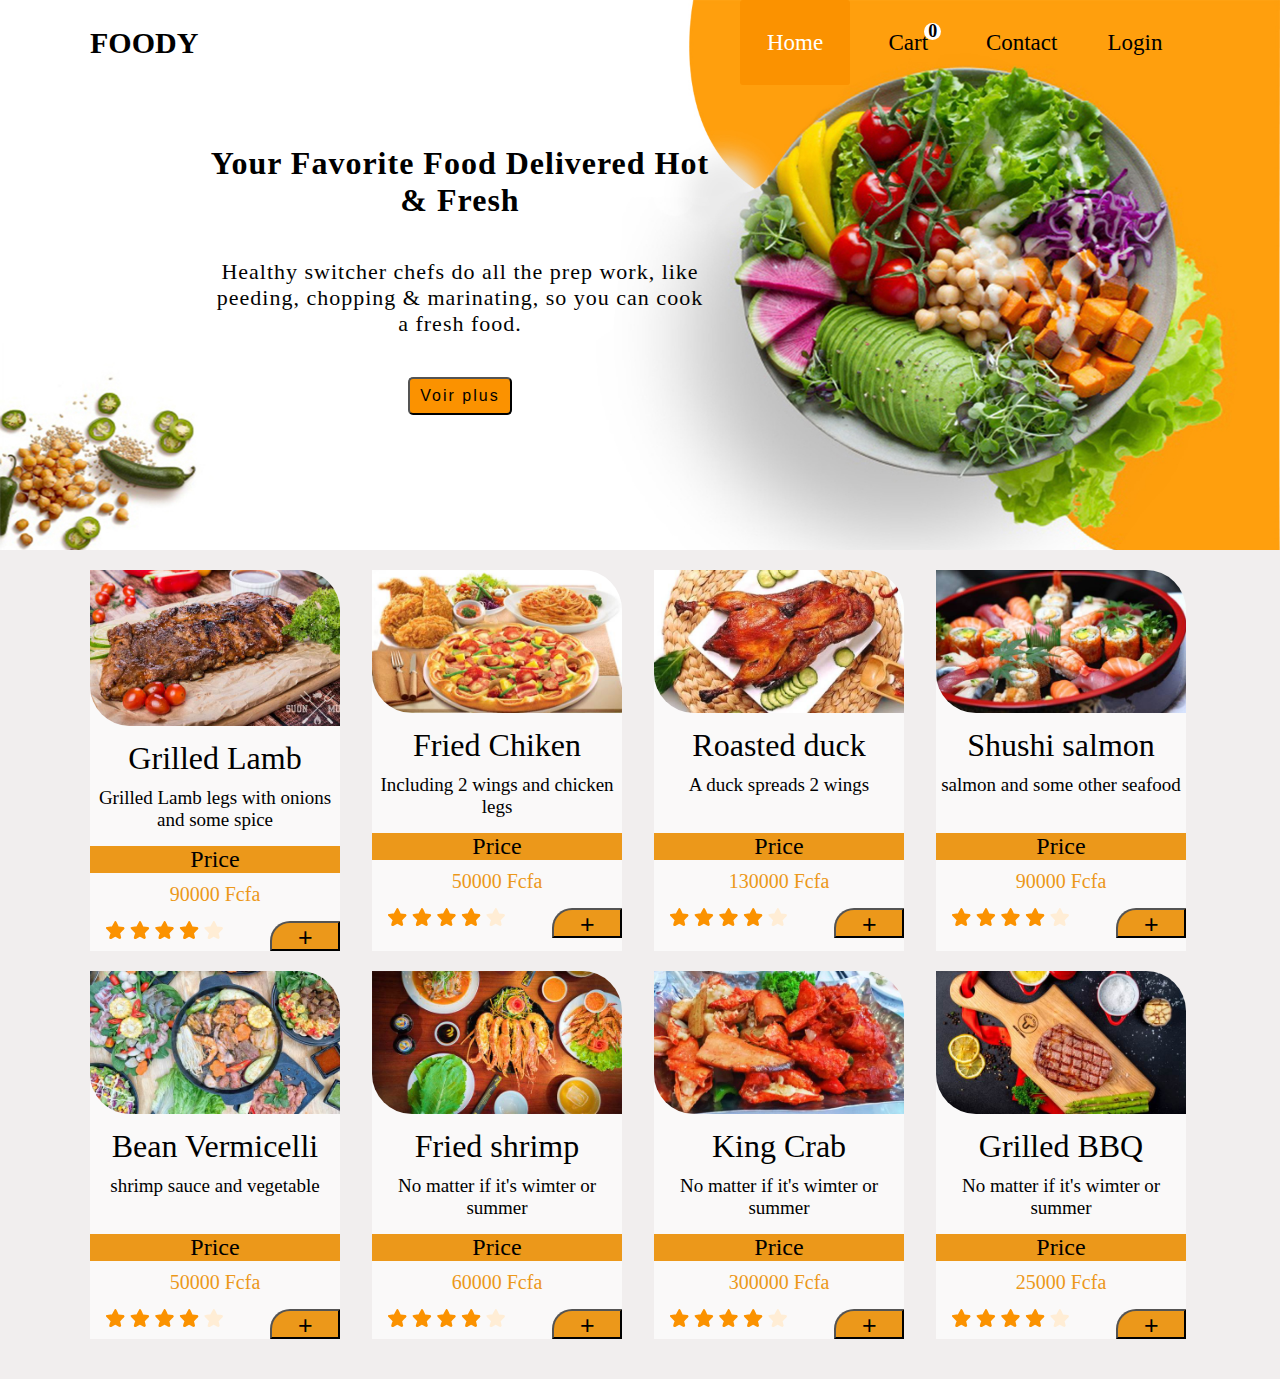
<file: index.html>
<!DOCTYPE html>
<html lang="en">
<head>
    <meta charset="UTF-8">
    <meta name="viewport" content="width=device-width, initial-scale=1.0">
    <link rel="stylesheet" href="styles/style.css">
    <title>Document</title>
</head>
<body>
    <div class="contener">
        <header>
            <div class="head">
                <div id="home" class="head-logo">FOODY</div>
                <nav>
                    <ul class="menu-items">
                        <li><a href="#home" class="active home link">Home</a></li>
                        <li><a href="#cart" id="cart" class="link">Cart</a><span class="item-count">0</span></li>
                        <li><a href="#contact" id="contact" class="link">Contact</a></li>
                        <li class = "logform"><a href="#login" id="login" class="link">Login</a></li>
                        <li class="user"><a href="#" class="current-user">User</a> 
                            <ul class="user-options">
                                <li><span class="user-great">hello!</span></li>
                                <li class="dashbord"><a href="dashbord.html" class = "dashbord">Dashbord</a></li>
                                <li><a href="#" id="orders" class="link">My order</a></li>
                                <li><a href="#" id="change-password" class="link">Change password</a></li>
                                <li><a href="#"id="logout">Logout</a></li>
                            </ul>
                        </li>
                    </ul>
                </nav>
            </div>
            <div class="header-barner">
                <div class="barner-contener">
                    <h1 class="barner-title">
                        Your Favorite Food
                        Delivered Hot &
                        Fresh
                    </h1>
                    <p>
                        Healthy switcher chefs do all the prep work, like peeding,
                        chopping & marinating, so you can cook a fresh food.
                    </p>
                    <button type="button" class="order-view"><a href="">Voir plus</a></button>
                </div>
            </div>
        </header>
        <div class="foods-contener">
            <div class="foods-box">
                    cette site utilise des modules javascript 
                    veillez l'ouvrire avec un serveur local
            </div>
        </div>
        <div id="my-cart" class="my-cart toggle">
                <h1>My cart</h1>
                <div class="cart-items">
                    <div class="thead">
                        <div class="th">
                            Food
                        </div>
                        <div class="th">
                            Quality
                        </div>
                        <div class="th">
                            Price
                        </div>
                        <div class="th">
                            Button
                        </div>
                    </div>
                    <div class="table">
                        <table>
                            <tbody class="t-body">
                            </tbody>
                        </table>
                    </div>
                    <div class="tfoot">  
                        <div>Total :</div>
                        <div colspan="3"><span class="order-total">0</span> Fcfa</span></div>
                        <button id="payement" class="payement my-payement">Payement</button>    
                    </div>
                </div>
    
        </div>
        <div id="my-payement" class="payement-box toggle">
                <h1>Payement</h1>
                <div class="payement-block">
                    <div class="mobile-money">
                        <h2>Choisire le mode de payement :</h2>
                        <p class="payement-alert">hhh</p>
                        <div class="mobile">
                            <div id="flooz" class="bank">
                                <a href="">
                                    <img src="images/images.png" alt="">
                                </a>   
                            </div>
                            <div id="t-money" class="bank">
                                <a href="">
                                    <img src="images/images.png" alt="">
                                </a>
                            </div>
                        </div>
                        <p class="total">TOTAL A PAYER : &nbsp&nbsp<span class="total-price">&nbsp 55559</span></p>
                </div>
                    <div class="payement-info">
                        <form action="" id="confirm-order">
                            <label for="p-name">Nom :</label><br>
                            <input type="text" name="p-name" id="p-name"><br>
                            <label for="number">Phone number :</label><br>
                            <input type="text" name="number" id="number"><br>
                            <label for="address">Address :</label><br>
                            <input type="text" name="address" id="address"><br>
                            <input type="submit" value="Confirm commande" id="commander" class="valider">
                        </form>
                    </div>
                </div>
        </div>
        <div id="my-orders" class="my-orders toggle">
            <div class="orders-contener">
                <h1>Mes commande</h1>
                <div class="orders-header">
                    <ul>
                        <li>User info</li>
                        <li>Food names</li>
                        <li>Total</li>
                        <li>Status</li>
                    </ul>
                </div>
                <div class="orders-box">
                </div>
            </div>
        </div>
        <div id="my-login" class="my-login toggle">
            <div class="login-conterner">
                <div class="login-img">
                    <img src="img_login.jpg" alt="">    
                </div>
                <div class="login-box">
                    <div class="login">
                        <div class="connection"><a href="#flogin" class="log actived"><h1>Login</h1></a><a href="#fsingup" class="log"><h1 >Singup</h1></a></div>
                        <div class="form">
                            <form action="" id="flogin">
                                <label for="name">Username :</label><br>
                                <input type="text" name="name" id="name"><br>
                                <label for="password">Password:</label><br>
                                <input type="password" name="password" id="password"><br>
                                <span class="status"></span>
                                <input type="submit" value="Connecter" id="connecter" class="valider">
                            </form>
                        </div>
                        <form action="" id="fsingup" class="fsingup hidden">
                            <label for="username">Username :</label><br>
                            <input type="text" name="user-name" id="username"><br>
                            <label for="user-password">Password:</label><br>
                            <input type="password" name="user-password" id="user-password"><br>
                            <label for="repassword">Confirm Password:</label><br>
                            <input type="password" name="repassword" id="repassword"><br>
                            <input type="submit" value="S'inscrire" id="inscrire" class="valider">
                        </form>
                    </div>
                </div>
            </div>
        </div>
    </div>
    <div class="overlay"></div>
    <script src="scripts/srcipt.js" type="module"></script>
</body>
</html>
</file>
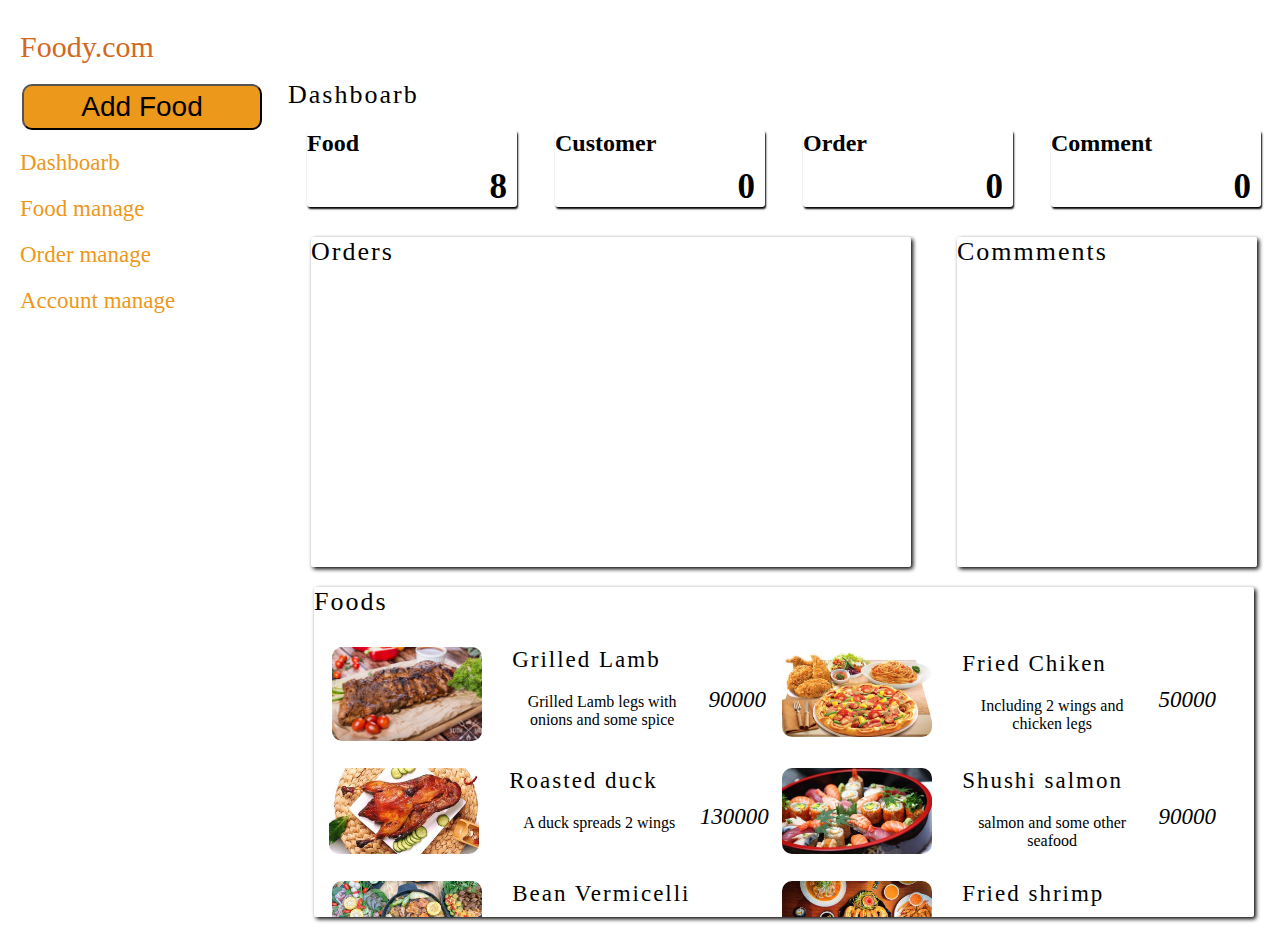
<file: dashbord.html>
<!DOCTYPE html>
<html lang="en">
<head>
    <meta charset="UTF-8">
    <meta name="viewport" content="width=device-width, initial-scale=1.0">
    <link rel="stylesheet" href="styles/style.css">
    <title>Dashbord</title>
</head>
<body>
    <div class="admin contener">
        <div class="mbar">
            <div class="mbar-head">
                <h2>Foody.com</h2>
            </div>
            <div class="mbar-add">
                    <a href="#foodman" class="tab"><button id="newfood"class="btn btn-add">Add Food</button></a>  
            </div>
            <div class="mbar-nav">
                <nav>
                    <ul>
                        <li><a href="#dashboard" class="tab init">Dashboarb</a></li>
                        <li><a href="#foodman" class="tab">Food manage</a></li>
                        <li><a href="#Orderman" class="tab">Order manage</a></li>
                        <li><a href="#accountman" class="tab">Account manage</a></li>
                    </ul>
                </nav>
            </div>
        </div>
        <div class="maria">
            <div id="dashboard"class="dasboard-box manage visibled">
                <h1>Dashboarb</h1>
                <div class="dashead">
                    <div class="itemcount">
                        <h2>Food</h2>
                        <p class="foodscount">0</p>
                    </div>
                    <div class="itemcount">
                        <h2>Customer</h2>
                        <p class="customercount ">0</p>
                    </div>
                    <div class="itemcount"">
                        <h2>Order</h2>
                        <p class="ordercount">0</p>
                    </div>
                    <div class="itemcount"">
                        <h2>Comment</h2>
                        <p class="commentcount">0</p>
                    </div>
                </div>
                <div class="dasmain">
                    <div class="allorders box">
                        <h1>Orders</h1>
                        <div class="all-orders"></div>
                    </div>
                    <div class=" allcomment box">
                        <h1>Commments</h1>
                        <div class="all-comments">
                        </div>
                    </div>
                    <div class="allfoods box">
                        <h1>Foods</h1>
                        <div class="all-foods flex">
                        </div>
                    </div>
                </div>
            </div>
            <div id="foodman"class="foodman manage hidden">
                <h1>Food manage</h1>
                <div class="foodmanhead  header box hidden">
                    <div id="insert" class="insertfood  form visibled">
                        <div class="inputs">
                            <p>
                                <label for="foodname">Food name :</label><br>
                                <input type="text" name="foodname" id="foodname">
                            </p>
                            <p>
                                <label for="foodnote">Food note :</label><br>
                                <input type="text" name="foodnote" id="foodnote">
                            </p>
                            <p>
                                <label for="foodprice">Price :</label><br>
                                <input type="text" name="foodprice" id="foodprice">
                            </p>
                            <p class="file">
                                <span>Choose file</span>
                                <input type="file" name="foodimage" id="foodimage" value="chose file">
                            </p>
                        </div>
                        <button id="addnewfood" class="btn-form add">add</button><button class="btn-close btn-form">Close</button>
                    </div>
                    <div id="update" class="updatefood form hidden">
                        <div class="inputs">
                            <p>
                                <label for="m-food-name">Food name</label><br>
                                <input type="text" name="m-food-name" id="m-food-name">
                            </p>
                            <p>
                                <label for="m-food-note">Food note</label><br>
                                <input type="text" name="m-food-note" id="m-food-note">
                            </p>
                            <p>
                                <label for="m-food-price">Price</label><br>
                                <input type="text" name="m-food-price" id="m-food-price">
                            </p>
                            <p class="file">
                                <span>Choose file</span>
                                <input type="file" name="m-food-image" id="m-food-image" value="choose file">
                            </p>
                        </div>
                        <button id="updatefood" class="btn-form">update</button><button class="btn-close btn-form">Close</button>
                    </div>

                </div>
                <div class="foodmanmain">
                    <div class="listfoods">
                        <div class="thead">
                            <div class="th">
                                Food
                            </div>
                            <div class="th">
                                Price
                            </div>
                            <div class="th">
                                Button
                            </div>
                        </div>
                        <div class="table">
                            <table>
                                <tbody class="t-body">
                                </tbody>
                            </table>
                        </div>
                    </div>
                </div>
            </div>
            <div id="Orderman"class="Orderman manage hidden">
                <h1>Orders manage</h1>
                <div class="manage-order orders-contener">
                    <div class="orders-header">
                        <ul>
                            <li>User info</li>
                            <li>Food names</li>
                            <li>Total</li>
                            <li>Status</li>
                        </ul>
                    </div>
                    <div class="list-orders-contener">
                        
                    </div>
                </div>
            </div>
            <div id="accountman"class="accountman manage hidden">
                <h1>Account manager</h1>
                <button id="create-account" class="btn-form">Add account</button>
                <div class="header box account-man-head hidden">
                    <div id="create-account" class="insert-account new-account visibled">
                        <div class="inputs">
                            <p>
                                <label for="username">User name</label><br>
                                <input type="text" name="username" id="username">
                            </p>
                            <p>
                                <label for="user-password">Password</label><br>
                                <input type="text" name="user-password" id="user-password">
                            </p>
                            <p>
                                <label for="repassword">Repassword</label><br>
                                <input type="text" name="repassword" id="repassword">
                            </p>
                        </div>
                        <button id="add-account" class="btn-form">Add</button><button class="btn-close btn-form close">Close</button>
                    </div>
                    <div id="update-account" class="update-account hidden">
                        <div class="inputs">
                            <p>
                                <label for="update-username">User name</label><br>
                                <input type="text" name="update-username" id="update-username">
                            </p>
                            <p>
                                <label for="update-password">Password</label><br>
                                <input type="password" name="update-password" id="update-password">
                            </p>
                            <p>
                                <label for="update-repassword">Repassword</label><br>
                                <input type="password" name="update-repassword" id="update-repassword">
                            </p>
                        </div>
                        <button id="account-update" class="btn-form">udapte</button>
                        <button class="btn-form btn-close close">Close</button>
                    </div>
                </div>
                <div id='account-main' >
                    <div class="user-box account">
                        <div class="user-info">
                            <div class='user-name'>Huber komla</div>
                            <div class= 'manage-button'>
                                <button id='update-user' class="btn-mf">modif</button>
                                <button id='new-user' class="btn-mf">X</button>
                            </div>
                        </div>
                        <div class="user-info">
                            <div class='user-name'>Amedevi emanuel</div>
                            <div class= 'manage-button'>
                                <button id='update-user' class="btn-mf">modif</button>
                                <button id='new-user' class="btn-mf">X</button>
                            </div>
                        </div>
                        <div class="user-info">
                            <div class='user-name'>Dadze kossi</div>
                            <div class= 'manage-button'>
                                <button id='update-user' class="btn-mf">modif</button>
                                <button id='new-user' class="btn-mf">X</button>
                            </div>
                        </div>
                    </div>
                </div>
            </div>

        </div>
    </div>
    <!-- <div class="confirm">
        <div class="confirm_window box">
            <div class="confirm_header">
                <button class="confirm_close">&times;</button>
            </div>
            <div class="confirm_content">
    
            </div>
    
            <div class="confirm_message">
    
            </div>
            <div class="confirm_button">
                <button id ="confirm_btn-annuler" class="btn-form btn-confirm ">Annuler</button>
                <button id="confirm_btn-valider" class="btn-form btn-confirm">Valider</button>
            </div>
        </div>
    </div> -->
    <script src="scripts/admin.js" type="module"></script>
</body>
</html>
</file>
<file: styles/style.css>
*{
    margin: 0;
    padding: 0;
    box-sizing: border-box;
}

body{
    height: 100%;
}

ul{
    list-style: none;
}

a, ul li{
    text-decoration: none;
    color: black;
    font-size: 23px;
}


/******* HEADER*******/

header{
    background: url('../bg.jpg') ;
    background-size: cover;
}
.head-logo{
    font-size: 30px;
    font-weight: bold;
}

.fixed{
    display: flex;
    justify-content: space-around !important;
    position: fixed;
    width: 100% !important;
    top: 0;
    background-color: #fff;
    z-index: 80;
}

.head{
    width: 1100px;
    height: 85px;
    margin: auto;
    display: flex;
    justify-content: space-between;
    line-height: 85px;
    /* align-items: center; */
}


.menu-items{
    width: 450px;
    display: flex;
    justify-content: space-between;

}

.menu-items li > ul{
    width: 190px;
    line-height: 50px;
    margin-top: 5px;
    background-color: #fb9200;
    padding: 5px 10px 5px 10px;
    border-radius: 5px;
    text-align: left;
    visibility: hidden;
}

.menu-items > li{
    width: 110px;
    text-align: center;
    position: relative;
}

.menu-items  li a{
    display: block;
}

.menu-items li:hover > a{
    background-color: #fb9200;
    color: white;
    border-radius: 3px;
    transition: 0.6s;
}

.menu-items > li:hover ul{
    visibility: visible;
}

.item-count{
    display: block;
    position: absolute;
    top: 23px;
    right: 22px;
    width: 17px;
    height: 17px;
    text-align: center;
    background-color: white;
    padding-top: 5px;
    font-size: 18px;
    font-weight: bold;
    padding-top: 8px;
    overflow: hidden;
    border-radius: 50%;
    line-height: 0;
    z-index: 0;
}

.dashbord{
    display: none;
}
.user{
    display: none;
}

.header-barner{
    width: 1100px;
    height: 405px;
    margin: auto;
}

.barner-contener{
    width: 500px;
    margin-left: 120px;
    text-align: center;
    margin-top: 60px;
}

.barner-contener h1{
    letter-spacing: 1px;
}
.barner-contener p{
    margin-top: 40px;
    letter-spacing: 1px;
    color: #030302;
    font-size: 22px;
}

.order-view{
    background-color: #fb9200;
    padding: 8px 10px 8px 10px;
    margin-top: 40px;
    border-radius: 5px;
    font-size: 15px;
}

.order-view a{
    font-size: 16px;
    letter-spacing: 2px;
}

.active{
    background-color: #fb9200;
    color: white;
    border-radius: 3px;
    transition: 0.6s;
}
.foods-contener{
    background-color: rgb(241, 238, 238);
}

.foods-box{
    width: 1100px;
    margin: auto;
    padding: 20px 0;
    display: flex;
    flex-wrap: wrap;
}

.food{
    width: 250px;
    background-color: rgba(255, 255, 255, 0.616);
    text-align: center;
    border-radius: 0px 40px 0 0px;
    margin-bottom: 20px;
    margin-right: 32px;
    cursor: default;
    user-select: none;
}
.foods-box .food:nth-child(4n){
    margin-right: 0;
}

.food-image, .food-image img{
    width: 250px;
    border-radius: 0px 40px 0 40px;
}

.food-name, h2{
    font-weight: normal;
    margin: 10px 0;
}

.food-description{
    height: 44px;
    font-size: 19px;
    font-family: 'time news roman';
    margin-bottom: 15px;
}

.food-price{
    font-size: 20px;
    margin-bottom: 15px;
    color: rgb(236, 152, 26);
}

.food-level-star{
    display: flex;
    position: relative;
    justify-content: space-around;
}

.food-info h2{
    background-color: rgb(236, 152, 26);
}
.food-level-star button{
    width: 70px;
    height: 30px;
    position: relative; 
    right: -16px; 
    background-color: rgb(236, 152, 26);
    border-radius: 20px 0 0 0;
    font-size: 25px;
    cursor: pointer;
}

.food-level-star button:hover{
    background-color: rgb(177, 114, 21);
    color: white;
    transition: 0.5s;
}

.food-level-star button:checked{
    border-radius: 20px 0 0 0;
}

/* cart styling */

.my-cart{
    width: 750px;
    height: 400px;
    display: none;
    background-color: rgb(255, 255, 255);
    border: 1.8px solid rgb(236, 152, 26);
    border-radius: 30px;
    box-shadow: 4px 6px 4px  rgb(177, 170, 159);
    margin-bottom: 15px;
    z-index: 100;
}

.my-cart h1{
    text-align: center;
    padding-top: 10px;
    text-shadow: 0px 1px 2px #000 ;
}

.cart-items{
    width: 700px;
    margin: auto;
    margin-top: 10px;
}

.thead{
    display: flex;
    background-color: rgb(236, 152, 26);
    border-radius: 3px;
}

.thead .th{
    width: 112px;
    text-align: center;
    font-size: 20px;
    padding: 5px 0;
}
.thead .th:nth-child(1){
    width: 340px;
    text-align: left;
}


tbody td{
    width: 112px;
    text-align: center;
    padding: 15px 0;
}
.tfoot{
    display: flex;
    justify-content: space-around;
    align-items: center;
    background-color: rgb(236, 152, 26);
    margin-top: 20px;
    font-size: 25px;
    border-radius: 3px;
    padding: 2px 0;
}

.table{
    height: 240px;
    overflow-y: scroll;
}


.order-item{
    display: flex;
    justify-content: space-around;
    margin-bottom: 8px;
}

.order-food-image, .order-food-image img{
    width:150px !important;
    border-radius: 10px;
    margin-right: 30px;
}

.order-food-info{
    width: 160px;
    text-align: left;
}

.order-food-name{
    font-weight: normal;
    padding-top: 0 !important;
}

.order-food-description{
    margin-top: 10px;
    text-align: center;
    font-size: 16px;
}

#quality{
    width: 40px;
    height: 40px;
    background-color: rgba(255, 255, 255, 0.61);
    border: none;
    text-align: center;
    font-size: 20px;
    border-radius: 10px;
    padding-left: 8px;
}

.order-food-price{
    font-style: italic;
    font-size: 23px;
}

.btn-mf
{
    width: 50px;
    height: 40px;
    font-size: 19px;
    background-color:rgb(236, 152, 26);
    border-radius: 4px;
    border: none;
    user-select: none;
    border: 2px solid black;
    cursor: pointer;
}

.payement{
    background-color: white;
    border: 0;
    padding: 5px 8px;
    font-size: 18px;
    color: rgb(236, 152, 26);
    border-radius: 3px;
    cursor: pointer;
    box-shadow: 1px 1px 2px black;
    border: 1px solid black;
}

#remove-order:hover{
    background-color: rgb(197, 120, 18);
    color: rgb(0, 0, 0);
    transition: 0.5s;
}

.payement:hover{
    background-color: rgba(212, 184, 23, 0.664);
    color: rgb(0, 0, 0);
    transition: 0.5s;
}
 
.payement-box{
    width: 600px;
    height: 300px;
    position: absolute;
    top: 90px;
    right: 200px;
    display: none;
    background-color: rgb(255, 255, 255);
    border: 1.8px solid rgb(236, 152, 26);
    border-radius: 30px;
    box-shadow: 4px 6px 4px  rgb(177, 170, 159);
    margin-bottom: 15px;
    z-index: 110;
}

.payement-box h1{
    text-align: center;
    text-shadow: 0px 1px 2px #000;
}

.payement-box h2{
    font-size: 17px;
    margin-bottom: 2px;
}
.payement-block{  
    display: flex;
    justify-content: space-around; 
    margin-top: 20px;
}

.mobile{
    width: 250px;
    display: flex;
    justify-content: space-around;
    margin: 10px;
}

.bank{
    border: 1px solid rgb(51, 49, 49);
    border-radius: 3px;
    box-shadow: 1px 1px 3px black;
}

.bank, .bank img{
    width: 120px;
    height: 120px;
    overflow: hidden;
    transition: all 0.5s;
}

.bank {
    position: relative;
}

.bank::before{
    content: '';
    position:absolute;
    left: 0;
    width: 100%;
    height: 100%;
    transition: 0.8s;
}

.bank:hover::before{
    background-color: rgba(177, 171, 171, 0.39);
}

.total{
    text-align: center;
    margin-top: 15px;
    font-size: 20px;
}

 .payement-box input,.login-box input{
    margin: 8px 0;
    padding: 2px 5px;
    box-shadow: 1px 1px 2px black;
    border-radius: 3px;
    font-size: 17px;
}

.valider, .btn_confirm{
    background-color: rgb(236, 152, 26);
    border: 0;
    padding: 5px 8px;
    font-size: 18px;
    color: rgb(12, 9, 3);
    border-radius: 3px;
    cursor: pointer;
    box-shadow: 1px 1px 2px black;
    border: 1px solid black;
    margin-left: 4px;
    padding: 4px 6px;
}
#commander{
    margin-left :70px
}

.payement-alert{
    text-align: center;
    font-size: 19px;
    color: rgba(216, 26, 26, 0.95);
}

.my-orders{
    width: 1100px;
    height: 500px;
    display: none;
    background-color: rgb(255, 255, 255);
    border: 1.8px solid rgb(236, 152, 26);
    border-radius: 10px;
    box-shadow: 4px 6px 4px  rgb(177, 170, 159);
    margin-bottom: 15px;
    z-index: 100;
}

.orders-box{
    height: 350px;
    overflow-y: scroll;
}
.orders-contener{
    width: 1000px;
    margin: auto;
    padding: 15px 0;
}

.orders-contener h1{
    text-shadow: 0px 1px 2px #000;
    font-size: 32px;
}
.orders-contener >h1{
    text-align: center;
    margin-bottom: 20px;
    
}

.orders-contener ul{
    display: flex;
    margin-bottom: 10px;
    background-color: rgb(236, 152, 26);
    border-radius: 3px;
}

.orders-header ul li{
    width: 180px;
    text-align: center;
}

.orders-header ul li:nth-child(2){
    width: 390px;
}

.order{
    display: flex;
    flex-wrap: wrap;
    padding: 10px 0;
    margin-bottom: 5px;
    border-bottom: 1px solid rgba(0, 0, 0, 0.452);
}

.order:last-child{
    border-bottom: none;
}

.order .info-contener{
    width: 180px;
    text-align: center;
    font-size: 19px;
}

.order .info-contener:nth-child(1){
    text-align: left;
    font-size: 20px;
    background-color: rgba(226, 217, 217, 0.658);
    padding: 10px;
    border-radius: 5px;
}

.order .info-contener:nth-child(1) p{
    margin-bottom: 15px;
}

.order .info-contener:nth-child(2){
    width: 390px;
    padding-left: 4px;
}


.quantite{
   width: 40px;
   text-align: right;
   font-size: 23px;
   padding-top: 30px;
}

.overlay{
    position: absolute;
    left: 0;
    top: 0;
    width: 100%;
    height: 0;
    background-color: rgba(0, 0, 0, 0.226);
    display: none;
    z-index: 90;
}

.my-login{
    width: 650px;
    height: 335px;
    overflow: hidden;
    display: none;
    background-color: rgb(255, 255, 255);
    border: 1.8px solid rgb(236, 152, 26);
    border-radius: 10px;
    box-shadow: 4px 6px 4px  rgb(177, 170, 159);
    margin-bottom: 15px;
    z-index: 100;
}

.login-conterner{
    display: flex;
}

.login-img, .login-img img{
    width: 300px;
    height: 335px;
}

.login-box{
    width: 240px;
    margin: auto; 
}

.connection{
    display: flex;
    justify-content: space-between;
    margin: 10px 0;
    border-radius: 4px;
}

.login-box h1{
    width: 120px;
    text-align: center;
    font-weight: normal;
    text-shadow: 0px 1px 2px #000;
    font-size: 25px;
    background-color: rgba(122, 113, 113, 0.144);
    padding: 4px 0;
}

.login-box h1:first-child{
    border-right: solid 2px rgba(0, 0, 0, 0.089);
}

.login-box h1:hover{
    background-color: rgb(236, 152, 26);
    cursor: pointer;
}

.actived{
    background-color: rgb(236, 152, 26) !important;
}

.login-box input{
    margin: 13px 0;
}

.login-box label{
    font-size: 19px;
}

.login-box .valider{
    width: 230px;
}

.login-box p{
    margin-top: 10px
}

.login-box p span a{
    color: red;
    text-decoration: underline;
    font-size: 16px;
}
/* dashboard styling */
.admin{
    display: flex;
}

.mbar{
    width: 250px;
    margin: 20px;
}

.mbar h2{
    font-weight: 500;
    font-size: 30px;
    color: chocolate;
    margin-bottom: 20px;
}

.mbar li{
    margin-bottom: 20px;
    color: rgb(236, 152, 26);
}

.mbar-add button{
    width: 240px;
    padding: 5px;
    font-size: 28px;
    background-color: rgb(236, 152, 26);
    border-radius: 10px;
    margin-left: 2px;
    margin-bottom: 20px;
}

.mbar li a{
    display: block;
    color: rgb(236, 152, 26);
}

.maria{
    width: 1000px;
    margin-top: 80px;
}

.maria h1{
    font-size: 26px;
    font-weight: normal;
    margin-bottom: 20px;
    letter-spacing: 2px;
}
.dashead{
    display: flex;
    justify-content: space-around;
}

.itemcount{
    width: 210px;
    box-shadow: 1px 2px 2px black;
    border-radius: 3px;
}

.itemcount h2{
    margin-top: 0;
    font-weight: bold;
}

.itemcount p{
    text-align: right;
    margin-right: 10px;
    font-size: 35px;
    font-weight: bold;
}

.dasmain{
    margin-top: 30px;
    display: flex;
    justify-content: space-around;
    flex-wrap: wrap;
}

.box{
    width: 450px;
    height: 330px;
    box-shadow: 2px 2px 4px black;
    margin-bottom: 20px;
    border-radius: 2px;
    overflow-y: hidden;
}

.allorders{
    width: 600px;
}

.allfoods{
    width: 940px;
}

.allcomment{
    width: 300px;
}

.all-orders, 
.all-comments,
.all-foods{
    width: 100%;
    height: 280px;
    padding: 10px;
    overflow-y: scroll;
}

.all-orders .order-item{
    width: 560px;
}

.all-orders .order-item .order-food-image,
.all-orders .order-item .order-food-info,
.all-orders .order-item .quantite
{
    width : 160px; 
    text-align: center;
}

.all-orders .order-item .order-food-info h1{
    font-size: 22px;
}

.comment-info{
    display: flex;
    justify-content: space-around;
    background-color: rgb(236, 152, 26);
    padding: 5px 0;
    border-radius: 5px;
    margin-bottom: 5px;
}

.profil{
    width: 45px;
    height: 45px;
    border-radius: 50%;
    background-color: white;
    text-align: center;
    line-height: 43px;
    font-size: 30px;
}

.comment{
    width: 200px;
    font-size: 18px;
    letter-spacing: 1px;
    padding: 3px 5px;
    word-wrap: break-word;
}

.header {
    width: 940px;
    height: 155px;
    padding: 25px;
    margin-left: 20px;
}
.inputs{
    display: flex;
    justify-content: space-around;
}

.inputs label{
    font-size: 20px;
}

.inputs input{
    height: 30px;
    font-size: 16px;
    letter-spacing: 1px;
    padding-left: 5px;
    margin: 15px 0 15px 0;
}

.inputs .file{
    width: 245px;
    border-radius: 5px;
    padding: 5px;
    text-align: center;
    background-color:  rgb(236, 152, 26);
    
}

.inputs p:last-child input{
    letter-spacing: normal;
    font-size: 13px;
}

.btn-form{
    padding: 6px 8px;
    margin: 0 10px 8px 0;
    border: none;
    font-size: 18px;
    border-radius: 3px;
    box-shadow: 1px 1px 2px black;
    background-color: rgb(236, 152, 26);
    
}

.btn-close{
    background-color: rgb(223, 60, 60);
}

.manage{
    height: 860px;
}

.listfoods{
    width: 940px;
    margin-left: 20px;
}

.listfoods .table {
    height: 600px;
    overflow-y: auto;
}

.listfoods .thead .th{
    width: 170px;
}

.listfoods .thead .th:first-child{
    width: 560px;
    padding-left: 5px;
}

.listfoods tbody tr td{
    width: 170px;
}

.listfoods tbody tr td div{
    justify-content: space-between !important;
}

.listfoods tbody tr td .order-food-info{
    width: 300px;
    text-align:  left;
}
.listfoods tbody tr .order-food-info p{
    text-align:  left;
    font-size: 21px;
}
.listfoods tbody tr td:first-child{
    width: 560px;
    text-align: left;
}

.manage-order ul{
    width: 940px;
}

.list-orders-contener, .foodmanmain{
    width: 950px;
    height: 750px;
    overflow: auto;
}

.account{
    display: flex;
    flex-wrap: wrap;
    width: 940px;
    margin-left: 20px;
}

.account .user-info{
    width: 300px;
    display: flex;
    justify-content: space-around;
    align-items: center;
    box-shadow: 1px 1px 2px 1px black;
    border-radius: 3px;
    padding: 15px 0;
    margin-right: 15px;
    margin-bottom: 20px;
}

.account div:nth-child(3n){
    margin-right: 0;
}

.account .user-name{
    width: 150px;
    height: 40px;
    text-align: center;
    padding-top: 5px;
    font-size: 19px;
}

.confirm{
    position : fixed;
    top: 0px;
    left : 0px;
    width : 100%;
    height: 100%;
    background: rgba(0,0,0,0.6);
    padding : 10px;
    box-sizing: border-box;

    opacity: 0;
    animation : confirm--open 0.25s forwards;

    display : flex;
    align-items: center;
    justify-content: center;
}

.confirm--close{
    animation: confirm--close 0.3s forwards;
}

.confirm_window {
    position: absolute;
    height: auto;
    width: auto;
    max-width: 600px;
    padding: 15px;
    background-color: #fff;
    text-align: center;
    font-size: 20px;
    top: 80px;
    left: 550px;
    word-wrap: break-word;
    box-shadow: 0 0 10px rgba(0, 0, 0, 0.3);
    opacity: 0;
    transform: scale(0.75);
    animation: confirm--window--open 0.3s forwards;
}

.confirm_close{
    background: none;
    border: none;
    outline: none;
    transform: scale(2.3);
    position: absolute;
    right: 8px;
    top: 4px;
    transition: color 0.2s;
}

.confirm_close:hover{
    color :rgb(235, 58, 58);
    cursor : pointer;
    transform: scale(2.5);
}
.confirm_window > div{
    margin-bottom: 10px;
}

.confirm_window > div:first-child div{
    margin: auto;
    margin-bottom: 20px;
}

.confirm__window  .food-image,
.confirm__window  .food-image img
{
    width: 250px;
    height: 150px;
}

.confirm_button button{
    transition: 0.2s;
    
}

#confirm_btn-annuler:hover{
    background-color:rgb(235, 58, 58);
    color: rgb(255, 255, 255);
    cursor: pointer;
    transform: scale(1.01);
}

#confirm_btn-valider:hover{
    background-color:rgb(100, 236, 100);
    color: rgb(255, 255, 255);
    cursor: pointer;
    transform: scale(1.01);;
}






.flex{
    display: flex;
    flex-wrap: wrap;
}

.f-flex{
    display: flex;
    justify-content: space-around;
    width: 450px;
    align-items: center;
    margin-bottom: 15px;
}

.f-flex h1{
    font-size: 23px;
}

.f-flex .order-food-info{
    width: 180px;
    text-align: left;
}



.incorrect{   
    border-color: rgba(216, 26, 26, 0.9);
}

.incorrect:focus{
    border-color: rgba(216, 26, 26, 0.9);
}

.correct {
    border-color: rgba(93, 191, 68, 0.75);
}

.correct:focus {
    border-color: rgba(93, 191, 68, 0.75);
}


.toggle{
    position: fixed;
    right: 25px;
    top: 150px;
    user-select: none;
}

.visibled{
    display: block;
}

.hidden{
    display: none;
} 

.fake{
    width: 100%;
    height: 85px;
}

.fade {
    opacity: 0;
    transition: opacity 0.2s;
}

.fade.in{
    opacity: 1;
}

@keyframes confirm--open{
    from{opacity: 0;}
    to{opacity: 1;}
}

@keyframes confirm--close{
    from{opacity: 1;}
    to{opacity: 0;}
}

@keyframes confirm--window--open{
    to{
        opacity: 1;
        transform: scale(1);
    }
}
</file>
